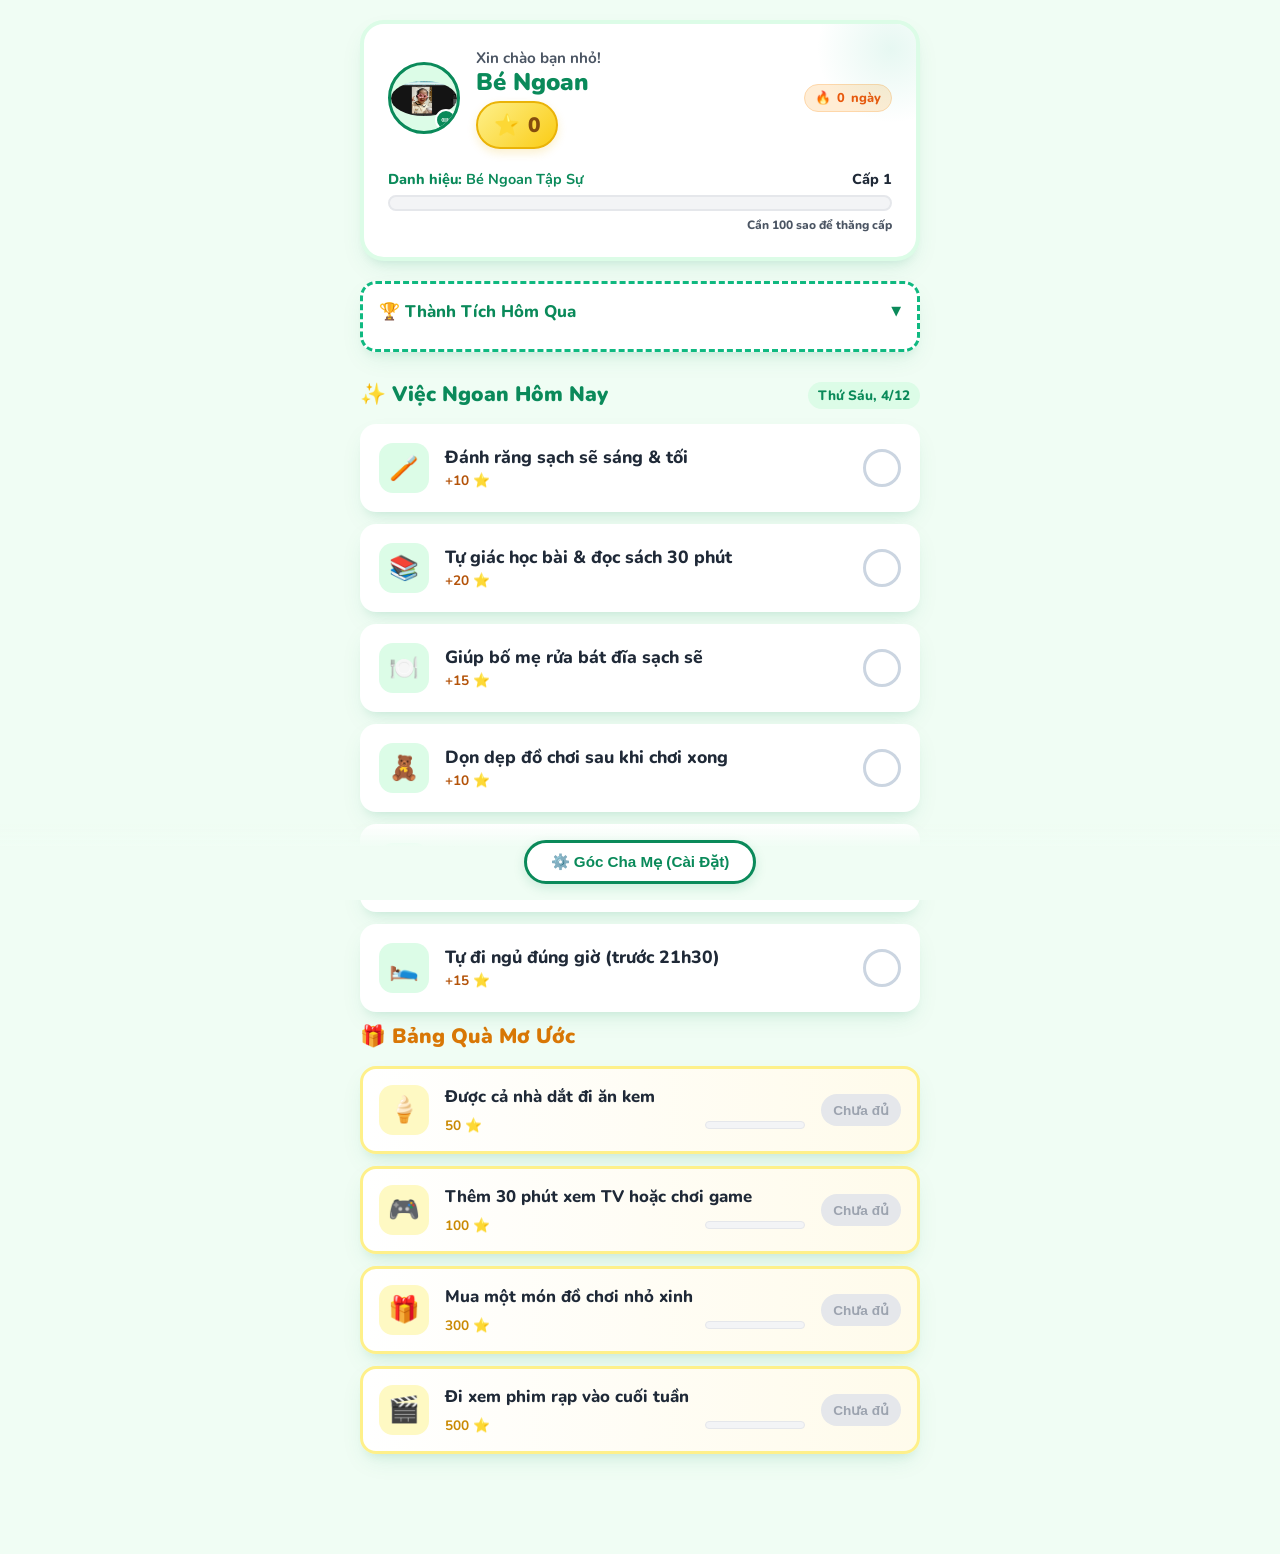
<file: backup-be-ngoan/index.html>
<!DOCTYPE html>
<html lang="vi">
<head>
  <meta charset="UTF-8">
  <meta name="viewport" content="width=device-width, initial-scale=1.0, maximum-scale=1.0, user-scalable=no">
  <title>Bé Ngoan Mỗi Ngày - Game Rèn Luyện Thói Quen Tự Giác</title>
  <meta name="description" content="Trò chơi theo dõi thói quen tốt hàng ngày giúp trẻ em rèn luyện thói quen tự giác, tích lũy sao thăng cấp và nhận các phần thưởng hấp dẫn từ cha mẹ.">
  
  <!-- PWA Meta Tags -->
  <meta name="theme-color" content="#0a8a5a">
  <meta name="apple-mobile-web-app-capable" content="yes">
  <meta name="apple-mobile-web-app-status-bar-style" content="black-translucent">
  <meta name="apple-mobile-web-app-title" content="Bé Ngoan">
  <link rel="apple-touch-icon" href="icon-512.png">
  <link rel="manifest" href="manifest.json">
  
  <!-- Styling -->
  <link rel="stylesheet" href="index.css">
</head>
<body>

  <!-- Confetti Canvas for celebration -->
  <canvas id="confetti-canvas"></canvas>

  <div class="container">
    
    <!-- PWA Install Guide Banner -->
    <div id="installBanner" class="install-banner">
      <div class="install-header">
        <img src="icon-192.png" alt="Icon Bé Ngoan" class="install-icon">
        <div class="install-title">
          <h3>Ghim Ra Màn Hình Điện Thoại</h3>
          <p>Tải ứng dụng về máy để chơi offline bất kỳ lúc nào!</p>
        </div>
      </div>
      <div id="installInstructions" class="install-body">
        <!-- Will be filled by JS: standard install button or iOS Safari guide -->
        Đang tải hướng dẫn...
      </div>
      <div class="install-actions">
        <button id="btnCloseBanner" class="btn-close-banner">Đóng</button>
        <button id="btnInstallApp" class="btn-install" style="display: none;">Cài Đặt Ngay</button>
      </div>
    </div>

    <!-- Header & Gamification Progress Card -->
    <header class="header-card">
      <div class="profile-section">
        <!-- Clickable avatar to edit -->
        <div class="avatar-container" id="btnChangeAvatar" title="Đổi ảnh đại diện">
          <div id="currentAvatar">
            <!-- Filled by JS with cute SVG -->
          </div>
          <span class="badge-edit-avatar">✏️</span>
        </div>
        
        <div class="stats-container">
          <p class="welcome-text">Xin chào bạn nhỏ!</p>
          <h1 class="kid-name" id="kidName">Bé Ngoan</h1>
          
          <div class="stars-badge" title="Số sao tích lũy được">
            <span class="star-icon">⭐</span>
            <span id="starCounter">0</span>
          </div>
        </div>

        <!-- Streak Badge -->
        <div class="streak-badge" id="streakBadge" title="Chuỗi ngày chăm chỉ">
          🔥 <span id="streakCounter">0</span> ngày
        </div>
      </div>

      <!-- Level & Progress Bar -->
      <div class="level-container">
        <div class="level-header">
          <span class="level-title">Danh hiệu: <strong id="levelTitle">Bé Ngoan Tập Sự</strong></span>
          <span class="level-number">Cấp <span id="levelNumber">1</span></span>
        </div>
        <div class="level-progress-bg">
          <div class="level-progress-bar" id="levelProgressBar"></div>
        </div>
        <div class="level-header" style="justify-content: flex-end; font-size: 0.75rem; color: var(--text-muted);">
          <span>Cần <span id="starsNeeded">100</span> sao để thăng cấp</span>
        </div>
      </div>
    </header>

    <!-- Yesterday's Achievements Collapsible Card -->
    <div id="yesterdayCard" class="yesterday-card" style="display: none;">
      <div class="yesterday-header" id="yesterdayHeader">
        <span class="yesterday-title">🏆 Thành Tích Hôm Qua</span>
        <span class="yesterday-toggle-icon">▼</span>
      </div>
      <div class="yesterday-body" id="yesterdayBody">
        <div id="yesterdayList"></div>
      </div>
    </div>

    <!-- Daily Habits Checklist Section -->
    <main>
      <section>
        <div style="display: flex; justify-content: space-between; align-items: center; margin-bottom: 12px;">
          <h2 class="section-title">✨ Việc Ngoan Hôm Nay</h2>
          <span style="font-size: 0.85rem; font-weight: 800; color: var(--primary); background: var(--primary-light); padding: 4px 10px; border-radius: 20px;" id="dateDisplay"></span>
        </div>
        <div class="habits-grid" id="habitsGrid">
          <!-- Populated by JS -->
        </div>
      </section>

      <!-- Dream Rewards Section -->
      <section class="rewards-section">
        <h2 class="section-title" style="color: #d97706;">🎁 Bảng Quà Mơ Ước</h2>
        <div id="rewardsGrid" class="habits-grid">
          <!-- Populated by JS -->
        </div>
      </section>
    </main>

  </div>

  <!-- Parent Trigger Button at bottom -->
  <div class="parent-trigger-container">
    <button id="btnParentArea" class="btn-parent-trigger">
      ⚙️ Góc Cha Mẹ (Cài Đặt)
    </button>
  </div>

  <!-- Security Verification Modal (Math Challenge) -->
  <div id="modalSecurity" class="modal-overlay">
    <div class="modal-content">
      <div class="modal-header">
        <h2 class="modal-title">🔐 Vùng Bảo Mật</h2>
        <button class="btn-close-modal" id="btnCloseSecurity">&times;</button>
      </div>
      <form id="securityForm" class="security-form" onsubmit="event.preventDefault();">
        <p class="security-question">Cha mẹ hãy giải phép tính dưới đây để truy cập:</p>
        <div class="math-expression" id="mathChallenge">5 + 7 = ?</div>
        <input type="number" id="securityAnswer" class="security-input" required placeholder="?">
        <button type="submit" class="btn-verify" id="btnVerifySecurity">Xác Nhận</button>
      </form>
    </div>
  </div>

  <!-- Parent Area Modal -->
  <div id="modalParentArea" class="modal-overlay">
    <div class="modal-content" style="max-width: 520px;">
      <div class="modal-header">
        <h2 class="modal-title">⚙️ Bảng Điều Khiển Của Cha Mẹ</h2>
        <button class="btn-close-modal" id="btnCloseParentArea">&times;</button>
      </div>
      
      <!-- Tabs -->
      <div class="parent-tabs">
        <button class="tab-btn active" data-tab="tabHabits">Thói Quen</button>
        <button class="tab-btn" data-tab="tabRewards">Phần Thưởng</button>
        <button class="tab-btn" data-tab="tabConfig">Thiết Lập</button>
      </div>

      <!-- Tab: Habits Management -->
      <div id="tabHabits" class="tab-pane active">
        <form id="formAddHabit" class="security-form" style="text-align: left; align-items: stretch; gap: 12px;">
          <h3 style="font-weight: 800; font-size: 1.05rem; color: var(--primary);">➕ Thêm Thói Quen Mới</h3>
          
          <div class="form-group">
            <label for="habitNameInput">Tên thói quen</label>
            <input type="text" id="habitNameInput" class="form-control" placeholder="Ví dụ: Rửa bát giúp mẹ" required>
          </div>
          
          <div class="row">
            <div class="col class-group">
              <label for="habitStarsInput">Số sao thưởng</label>
              <input type="number" id="habitStarsInput" class="form-control" min="5" max="100" value="10" required>
            </div>
            <div class="col class-group">
              <label>Icon minh họa</label>
              <input type="hidden" id="habitIconInput" value="⭐">
              <div class="icon-selector-grid" id="iconSelector">
                <!-- Filled by JS -->
              </div>
            </div>
          </div>
          
          <button type="submit" class="btn-submit">Thêm Vào Danh Sách</button>
        </form>

        <hr style="border: 0; border-top: 1px solid #e5e7eb; margin: 12px 0;">

        <h3 style="font-weight: 800; font-size: 1.05rem; color: var(--text-dark); margin-bottom: 8px;">📋 Quản Lý Danh Sách</h3>
        <div class="admin-list" id="adminHabitsList">
          <!-- Populated by JS -->
        </div>
      </div>

      <!-- Tab: Rewards Management -->
      <div id="tabRewards" class="tab-pane">
        <form id="formAddReward" class="security-form" style="text-align: left; align-items: stretch; gap: 12px;">
          <h3 style="font-weight: 800; font-size: 1.05rem; color: #ca8a04;">➕ Thêm Phần Thưởng Mơ Ước</h3>
          
          <div class="form-group">
            <label for="rewardNameInput">Tên phần thưởng</label>
            <input type="text" id="rewardNameInput" class="form-control" placeholder="Ví dụ: Được đi ăn kem cùng cả nhà" required>
          </div>
          
          <div class="row">
            <div class="col form-group">
              <label for="rewardStarsInput">Sao cần đổi</label>
              <input type="number" id="rewardStarsInput" class="form-control" min="10" max="2000" value="100" required>
            </div>
            <div class="col form-group">
              <label>Icon phần thưởng</label>
              <input type="hidden" id="rewardIconInput" value="🎁">
              <div class="icon-selector-grid" id="rewardIconSelector">
                <!-- Filled by JS -->
              </div>
            </div>
          </div>
          
          <button type="submit" class="btn-submit" style="background-color: #ca8a04;">Thêm Phần Thưởng</button>
        </form>

        <hr style="border: 0; border-top: 1px solid #e5e7eb; margin: 12px 0;">

        <h3 style="font-weight: 800; font-size: 1.05rem; color: var(--text-dark); margin-bottom: 8px;">📋 Quản Lý Quà</h3>
        <div class="admin-list" id="adminRewardsList">
          <!-- Populated by JS -->
        </div>
      </div>

      <!-- Tab: Configuration -->
      <div id="tabConfig" class="tab-pane">
        <div class="form-group">
          <label for="kidNameInput">Tên của bé</label>
          <input type="text" id="kidNameInput" class="form-control" value="Bé Ngoan">
        </div>
        
        <div class="form-group" style="flex-direction: row; align-items: center; justify-content: space-between; margin-top: 8px;">
          <label for="soundToggle" style="cursor: pointer;">🔊 Bật âm thanh chúc mừng</label>
          <input type="checkbox" id="soundToggle" checked style="width: 20px; height: 20px; accent-color: var(--primary);">
        </div>

        <div style="height: 10px;"></div>
        
        <h3 style="font-weight: 800; font-size: 1.05rem; color: #ef4444; margin-bottom: 8px;">⚠️ Vùng Nguy Hiểm</h3>
        <div class="config-buttons">
          <button id="btnResetStars" class="btn-danger">
            🔄 Đặt Lại Sao & Cấp Độ Về 0
          </button>
          <button id="btnResetAll" class="btn-danger" style="background-color: #fef2f2; border-color: #fca5a5;">
            💥 Xóa Tất Cả & Cài Lại Mặc Định
          </button>
        </div>
      </div>
    </div>
  </div>

  <!-- Avatar Change Modal -->
  <div id="modalAvatar" class="modal-overlay">
    <div class="modal-content" style="max-width: 400px;">
      <div class="modal-header">
        <h2 class="modal-title">🐯 Chọn Bạn Đồng Hành</h2>
        <button class="btn-close-modal" id="btnCloseAvatar">&times;</button>
      </div>
      <p style="font-size: 0.95rem; text-align: center; color: var(--text-muted); font-weight: 600;">
        Bé hãy chọn một con vật ngộ nghĩnh làm ảnh đại diện nhé!
      </p>
      <div class="avatar-selection-grid" id="avatarSelectionGrid">
        <!-- Filled by JS -->
      </div>
    </div>
  </div>

  <!-- JavaScript application logic -->
  <script src="app.js"></script>
</body>
</html>
</file>
<file: backup-be-ngoan/index.css>
/* Import Google Fonts - Nunito (Playful and rounded, perfect for children) */
@import url('https://fonts.googleapis.com/css2?family=Nunito:wght@400;600;700;800;900&display=swap');

:root {
  --primary: #0a8a5a;
  --primary-light: #dcfce7;
  --primary-hover: #08734b;
  --accent-star: #eab308;
  --accent-star-light: #fef9c3;
  --bg-page: #f0fdf4;
  --text-dark: #1f2937;
  --text-muted: #4b5563;
  --white: #ffffff;
  --card-shadow: 0 10px 25px -5px rgba(10, 138, 90, 0.1), 0 8px 10px -6px rgba(10, 138, 90, 0.1);
  --border-radius-lg: 24px;
  --border-radius-md: 16px;
  --font-kids: 'Nunito', system-ui, -apple-system, sans-serif;
}

* {
  box-sizing: border-box;
  margin: 0;
  padding: 0;
  -webkit-tap-highlight-color: transparent;
}

body {
  font-family: var(--font-kids);
  background-color: var(--bg-page);
  color: var(--text-dark);
  min-height: 100vh;
  display: flex;
  flex-direction: column;
  align-items: center;
  overflow-x: hidden;
  padding-bottom: 80px; /* Space for sticky parent button */
}

/* Base Container */
.container {
  width: 100%;
  max-width: 600px;
  padding: 20px;
  display: flex;
  flex-direction: column;
  gap: 20px;
}

/* PWA Install Banner */
.install-banner {
  background: linear-gradient(135deg, #0a8a5a 0%, #10b981 100%);
  color: var(--white);
  padding: 16px;
  border-radius: var(--border-radius-md);
  box-shadow: var(--card-shadow);
  display: none; /* Controlled by JS */
  flex-direction: column;
  gap: 12px;
  animation: slideDown 0.5s cubic-bezier(0.175, 0.885, 0.32, 1.275);
}

.install-header {
  display: flex;
  align-items: center;
  gap: 12px;
}

.install-icon {
  width: 48px;
  height: 48px;
  border-radius: 12px;
  background: var(--white);
  padding: 4px;
}

.install-title h3 {
  font-weight: 800;
  font-size: 1.1rem;
}

.install-title p {
  font-size: 0.85rem;
  opacity: 0.9;
}

.install-body {
  font-size: 0.9rem;
  line-height: 1.4;
  background: rgba(0, 0, 0, 0.15);
  padding: 10px;
  border-radius: 8px;
}

.install-actions {
  display: flex;
  gap: 8px;
  justify-content: flex-end;
}

.btn-install {
  background-color: var(--white);
  color: var(--primary);
  border: none;
  padding: 8px 16px;
  border-radius: 20px;
  font-weight: 800;
  font-size: 0.9rem;
  cursor: pointer;
  box-shadow: 0 4px 6px rgba(0, 0, 0, 0.1);
  transition: transform 0.2s;
}

.btn-install:active {
  transform: scale(0.95);
}

.btn-close-banner {
  background: transparent;
  color: var(--white);
  border: 1px solid rgba(255, 255, 255, 0.5);
  padding: 8px 16px;
  border-radius: 20px;
  font-weight: 700;
  font-size: 0.9rem;
  cursor: pointer;
}

/* Header & Gamification Card */
.header-card {
  background: var(--white);
  border-radius: var(--border-radius-lg);
  padding: 24px;
  box-shadow: var(--card-shadow);
  display: flex;
  flex-direction: column;
  gap: 16px;
  border: 4px solid var(--primary-light);
  position: relative;
  overflow: hidden;
}

.header-card::before {
  content: '';
  position: absolute;
  top: -50px;
  right: -50px;
  width: 150px;
  height: 150px;
  background: radial-gradient(circle, rgba(16, 185, 129, 0.1) 0%, transparent 70%);
  border-radius: 50%;
}

.profile-section {
  display: flex;
  align-items: center;
  gap: 16px;
}

.avatar-container {
  width: 72px;
  height: 72px;
  border-radius: 50%;
  background: var(--primary-light);
  border: 3px solid var(--primary);
  display: flex;
  align-items: center;
  justify-content: center;
  overflow: hidden;
  cursor: pointer;
  position: relative;
  transition: transform 0.3s cubic-bezier(0.175, 0.885, 0.32, 1.275);
}

.avatar-container:hover {
  transform: scale(1.08) rotate(5deg);
}

.avatar-container img, .avatar-container svg {
  width: 80%;
  height: 80%;
}

.badge-edit-avatar {
  position: absolute;
  bottom: 0;
  right: 0;
  background: var(--primary);
  color: var(--white);
  width: 22px;
  height: 22px;
  border-radius: 50%;
  display: flex;
  align-items: center;
  justify-content: center;
  font-size: 0.7rem;
  border: 2px solid var(--white);
}

.stats-container {
  flex-grow: 1;
}

.welcome-text {
  font-size: 0.95rem;
  color: var(--text-muted);
  font-weight: 700;
}

.kid-name {
  font-size: 1.5rem;
  font-weight: 900;
  color: var(--primary);
  line-height: 1.2;
}

.stars-badge {
  background: linear-gradient(135deg, #fef08a 0%, #facc15 100%);
  border: 2px solid #eab308;
  padding: 8px 16px;
  border-radius: 50px;
  display: flex;
  align-items: center;
  gap: 8px;
  font-weight: 900;
  font-size: 1.3rem;
  color: #854d0e;
  box-shadow: 0 4px 10px rgba(234, 179, 8, 0.2);
  width: fit-content;
  margin-top: 4px;
  animation: float 3s ease-in-out infinite;
}

.star-icon {
  animation: spin 6s linear infinite;
}

/* Level Progress */
.level-container {
  display: flex;
  flex-direction: column;
  gap: 6px;
  margin-top: 4px;
}

.level-header {
  display: flex;
  justify-content: space-between;
  align-items: center;
  font-size: 0.9rem;
  font-weight: 800;
}

.level-title {
  color: var(--primary);
}

.level-progress-bg {
  width: 100%;
  height: 16px;
  background: #f3f4f6;
  border-radius: 50px;
  overflow: hidden;
  border: 2px solid #e5e7eb;
}

.level-progress-bar {
  height: 100%;
  background: linear-gradient(90deg, #10b981 0%, #0a8a5a 100%);
  width: 0%; /* Dynamic */
  border-radius: 50px;
  transition: width 0.6s cubic-bezier(0.4, 0, 0.2, 1);
  position: relative;
}

.level-progress-bar::after {
  content: '';
  position: absolute;
  top: 0;
  left: 0;
  right: 0;
  bottom: 0;
  background: linear-gradient(
    90deg,
    rgba(255, 255, 255, 0) 0%,
    rgba(255, 255, 255, 0.4) 50%,
    rgba(255, 255, 255, 0) 100-percent
  );
  animation: shimmer 1.5s infinite;
}

/* Streak info */
.streak-badge {
  display: flex;
  align-items: center;
  gap: 6px;
  background: #ffedd5;
  color: #ea580c;
  padding: 4px 10px;
  border-radius: 20px;
  font-size: 0.8rem;
  font-weight: 800;
  border: 1px solid #fed7aa;
}

/* Habits Section */
.section-title {
  font-size: 1.3rem;
  font-weight: 900;
  color: var(--primary);
  display: flex;
  align-items: center;
  gap: 8px;
  margin-bottom: 4px;
}

.habits-grid {
  display: flex;
  flex-direction: column;
  gap: 12px;
}

.habit-card {
  background: var(--white);
  border-radius: var(--border-radius-md);
  padding: 16px;
  box-shadow: var(--card-shadow);
  display: flex;
  align-items: center;
  gap: 16px;
  border: 3px solid transparent;
  transition: all 0.3s cubic-bezier(0.175, 0.885, 0.32, 1.275);
  cursor: pointer;
  position: relative;
}

.habit-card:hover {
  transform: translateY(-4px);
  border-color: var(--primary-light);
}

.habit-card.completed {
  border-color: #86efac;
  background-color: #f0fdf4;
  transform: none;
}

.habit-card.completed .habit-title {
  text-decoration: line-through;
  color: var(--text-muted);
  opacity: 0.7;
}

.habit-icon-wrapper {
  width: 50px;
  height: 50px;
  border-radius: 14px;
  background: var(--primary-light);
  display: flex;
  align-items: center;
  justify-content: center;
  color: var(--primary);
  font-size: 1.5rem;
  flex-shrink: 0;
  transition: transform 0.3s;
}

.habit-card:hover .habit-icon-wrapper {
  transform: scale(1.1) rotate(-5deg);
}

.habit-card.completed .habit-icon-wrapper {
  background: #dcfce7;
  color: #16a34a;
}

.habit-info {
  flex-grow: 1;
  display: flex;
  flex-direction: column;
  gap: 2px;
}

.habit-title {
  font-weight: 800;
  font-size: 1.1rem;
  color: var(--text-dark);
  transition: all 0.2s;
}

.habit-reward {
  font-weight: 700;
  font-size: 0.85rem;
  color: #b45309;
  display: flex;
  align-items: center;
  gap: 4px;
}

/* Checkbox design */
.checkbox-container {
  display: flex;
  align-items: center;
  justify-content: center;
  width: 38px;
  height: 38px;
  border-radius: 50%;
  border: 3px solid #cbd5e1;
  background: var(--white);
  transition: all 0.2s cubic-bezier(0.175, 0.885, 0.32, 1.275);
  position: relative;
}

.habit-card:hover .checkbox-container {
  border-color: var(--primary);
}

.checkbox-container::after {
  content: '✓';
  color: var(--white);
  font-weight: 900;
  font-size: 1.2rem;
  opacity: 0;
  transform: scale(0.3);
  transition: all 0.2s cubic-bezier(0.175, 0.885, 0.32, 1.275);
}

.habit-card.completed .checkbox-container {
  background: #22c55e;
  border-color: #22c55e;
  box-shadow: 0 4px 10px rgba(34, 197, 94, 0.3);
  animation: pop 0.4s ease;
}

.habit-card.completed .checkbox-container::after {
  opacity: 1;
  transform: scale(1);
}

/* Dream Rewards Area */
.rewards-section {
  display: flex;
  flex-direction: column;
  gap: 12px;
  margin-top: 10px;
}

.reward-card {
  background: var(--white);
  border-radius: var(--border-radius-md);
  padding: 16px;
  box-shadow: var(--card-shadow);
  display: flex;
  align-items: center;
  gap: 16px;
  border: 3px solid #fef08a;
  background: linear-gradient(to right, #ffffff, #fffbeb);
  transition: transform 0.2s;
}

.reward-card:hover {
  transform: translateY(-2px);
}

.reward-icon-wrapper {
  width: 50px;
  height: 50px;
  border-radius: 14px;
  background: #fef9c3;
  display: flex;
  align-items: center;
  justify-content: center;
  color: #ca8a04;
  font-size: 1.6rem;
  flex-shrink: 0;
}

.reward-info {
  flex-grow: 1;
  display: flex;
  flex-direction: column;
  gap: 4px;
}

.reward-title {
  font-weight: 800;
  font-size: 1.05rem;
}

.reward-cost {
  font-weight: 700;
  font-size: 0.85rem;
  color: #ca8a04;
  display: flex;
  align-items: center;
  gap: 4px;
}

.reward-progress-bg {
  width: 100px;
  height: 8px;
  background: #f3f4f6;
  border-radius: 10px;
  overflow: hidden;
  border: 1px solid #e5e7eb;
}

.reward-progress-bar {
  height: 100%;
  background: #ca8a04;
  width: 0%;
}

.btn-redeem {
  background-color: var(--accent-star);
  color: #854d0e;
  border: none;
  padding: 8px 12px;
  border-radius: 20px;
  font-weight: 800;
  font-size: 0.85rem;
  cursor: pointer;
  transition: all 0.2s;
  box-shadow: 0 4px 6px rgba(234, 179, 8, 0.2);
}

.btn-redeem:hover:not(:disabled) {
  background-color: #facc15;
  transform: translateY(-2px);
}

.btn-redeem:active:not(:disabled) {
  transform: translateY(0);
}

.btn-redeem:disabled {
  background-color: #e5e7eb;
  color: #9ca3af;
  box-shadow: none;
  cursor: not-allowed;
}

/* Parent Footer Button */
.parent-trigger-container {
  position: fixed;
  bottom: 0;
  left: 0;
  right: 0;
  background: linear-gradient(to top, rgba(240, 253, 244, 1) 70%, rgba(240, 253, 244, 0) 100%);
  padding: 16px;
  display: flex;
  justify-content: center;
  z-index: 10;
}

.btn-parent-trigger {
  background-color: var(--white);
  color: var(--primary);
  border: 3px solid var(--primary);
  padding: 10px 24px;
  border-radius: 50px;
  font-weight: 800;
  font-size: 0.95rem;
  cursor: pointer;
  box-shadow: 0 4px 12px rgba(10, 138, 90, 0.15);
  display: flex;
  align-items: center;
  gap: 8px;
  transition: all 0.2s cubic-bezier(0.175, 0.885, 0.32, 1.275);
}

.btn-parent-trigger:hover {
  background-color: var(--primary-light);
  transform: scale(1.05);
}

/* Modals */
.modal-overlay {
  position: fixed;
  top: 0;
  left: 0;
  right: 0;
  bottom: 0;
  background-color: rgba(15, 23, 42, 0.6);
  backdrop-filter: blur(4px);
  display: none; /* Controlled by JS */
  align-items: center;
  justify-content: center;
  padding: 20px;
  z-index: 100;
}

.modal-content {
  background: var(--white);
  border-radius: var(--border-radius-lg);
  width: 100%;
  max-width: 480px;
  padding: 24px;
  box-shadow: 0 20px 25px -5px rgba(0, 0, 0, 0.2);
  border: 4px solid var(--primary-light);
  animation: popIn 0.3s cubic-bezier(0.175, 0.885, 0.32, 1.275);
  max-height: 90vh;
  overflow-y: auto;
}

.modal-header {
  display: flex;
  justify-content: space-between;
  align-items: center;
  margin-bottom: 20px;
}

.modal-title {
  font-size: 1.3rem;
  font-weight: 900;
  color: var(--primary);
  display: flex;
  align-items: center;
  gap: 8px;
}

.btn-close-modal {
  background: transparent;
  border: none;
  font-size: 1.5rem;
  font-weight: 800;
  color: var(--text-muted);
  cursor: pointer;
  padding: 4px;
}

.btn-close-modal:hover {
  color: var(--text-dark);
}

/* Security Verification (Math Challenge) */
.security-form {
  display: flex;
  flex-direction: column;
  gap: 16px;
  align-items: center;
  text-align: center;
}

.security-question {
  font-size: 1.15rem;
  font-weight: 800;
  color: var(--text-dark);
}

.math-expression {
  font-size: 2rem;
  font-weight: 900;
  color: var(--primary);
  background: var(--primary-light);
  padding: 8px 24px;
  border-radius: 16px;
  margin: 8px 0;
  letter-spacing: 2px;
}

.security-input {
  width: 100px;
  text-align: center;
  font-size: 1.5rem;
  font-weight: 900;
  padding: 8px;
  border: 3px solid #cbd5e1;
  border-radius: 12px;
  color: var(--text-dark);
}

.security-input:focus {
  outline: none;
  border-color: var(--primary);
}

.btn-verify {
  width: 100%;
  background-color: var(--primary);
  color: var(--white);
  border: none;
  padding: 12px;
  border-radius: 50px;
  font-size: 1rem;
  font-weight: 800;
  cursor: pointer;
}

.btn-verify:hover {
  background-color: var(--primary-hover);
}

/* Parent Panel Layout */
.parent-tabs {
  display: flex;
  border-bottom: 2px solid #e5e7eb;
  margin-bottom: 16px;
}

.tab-btn {
  flex: 1;
  background: transparent;
  border: none;
  padding: 10px;
  font-weight: 800;
  color: var(--text-muted);
  cursor: pointer;
  border-bottom: 3px solid transparent;
  font-size: 0.95rem;
}

.tab-btn.active {
  color: var(--primary);
  border-bottom-color: var(--primary);
}

.tab-pane {
  display: none;
  flex-direction: column;
  gap: 16px;
}

.tab-pane.active {
  display: flex;
}

/* Form Styles */
.form-group {
  display: flex;
  flex-direction: column;
  gap: 6px;
}

.form-group label {
  font-weight: 800;
  font-size: 0.9rem;
  color: var(--text-dark);
}

.form-control {
  padding: 10px 14px;
  border: 2px solid #e5e7eb;
  border-radius: 12px;
  font-family: var(--font-kids);
  font-size: 0.95rem;
}

.form-control:focus {
  outline: none;
  border-color: var(--primary);
}

.row {
  display: flex;
  gap: 12px;
}

.col {
  flex: 1;
}

.icon-selector-grid {
  display: grid;
  grid-template-columns: repeat(5, 1fr);
  gap: 8px;
  margin-top: 4px;
}

.icon-option {
  border: 2px solid #e5e7eb;
  border-radius: 10px;
  padding: 8px;
  display: flex;
  align-items: center;
  justify-content: center;
  font-size: 1.3rem;
  cursor: pointer;
  transition: all 0.2s;
  background: #f9fafb;
}

.icon-option:hover {
  border-color: var(--primary-light);
}

.icon-option.selected {
  border-color: var(--primary);
  background: var(--primary-light);
  transform: scale(1.05);
}

.btn-submit {
  background-color: var(--primary);
  color: var(--white);
  border: none;
  padding: 12px;
  border-radius: 50px;
  font-weight: 800;
  cursor: pointer;
  transition: background-color 0.2s;
  font-size: 0.95rem;
}

.btn-submit:hover {
  background-color: var(--primary-hover);
}

/* Admin lists */
.admin-list {
  display: flex;
  flex-direction: column;
  gap: 8px;
  max-height: 240px;
  overflow-y: auto;
  padding-right: 4px;
}

.admin-list-item {
  display: flex;
  justify-content: space-between;
  align-items: center;
  padding: 8px 12px;
  background: #f9fafb;
  border-radius: 10px;
  border: 1px solid #e5e7eb;
}

.admin-item-info {
  display: flex;
  align-items: center;
  gap: 8px;
  font-weight: 700;
  font-size: 0.9rem;
}

.btn-delete-item {
  background: transparent;
  border: none;
  color: #ef4444;
  cursor: pointer;
  font-size: 1.1rem;
  padding: 4px;
  border-radius: 6px;
}

.btn-delete-item:hover {
  background: #fee2e2;
}

/* System Configs */
.config-buttons {
  display: flex;
  flex-direction: column;
  gap: 10px;
}

.btn-danger {
  background-color: #fee2e2;
  color: #ef4444;
  border: 2px dashed #f87171;
  padding: 12px;
  border-radius: 12px;
  font-weight: 800;
  cursor: pointer;
  transition: all 0.2s;
}

.btn-danger:hover {
  background-color: #fca5a5;
  color: #7f1d1d;
}

/* Confetti Overlay */
#confetti-canvas {
  position: fixed;
  top: 0;
  left: 0;
  width: 100%;
  height: 100%;
  pointer-events: none;
  z-index: 999;
}

/* Floating animation */
@keyframes float {
  0% { transform: translateY(0px) rotate(0deg); }
  50% { transform: translateY(-6px) rotate(-1deg); }
  100% { transform: translateY(0px) rotate(0deg); }
}

@keyframes spin {
  0% { transform: rotate(0deg); }
  100% { transform: rotate(360deg); }
}

/* Popup animations */
@keyframes pop {
  0% { transform: scale(1); }
  50% { transform: scale(1.2); }
  100% { transform: scale(1); }
}

@keyframes popIn {
  0% { transform: scale(0.85); opacity: 0; }
  70% { transform: scale(1.02); opacity: 0.9; }
  100% { transform: scale(1); opacity: 1; }
}

@keyframes slideDown {
  0% { transform: translateY(-50px); opacity: 0; }
  100% { transform: translateY(0); opacity: 1; }
}

@keyframes shimmer {
  0% { transform: translateX(-100%); }
  100% { transform: translateX(100%); }
}

/* Custom Scrollbar for admin lists */
.admin-list::-webkit-scrollbar {
  width: 6px;
}
.admin-list::-webkit-scrollbar-track {
  background: #f1f1f1;
  border-radius: 10px;
}
.admin-list::-webkit-scrollbar-thumb {
  background: #cbd5e1;
  border-radius: 10px;
}
.admin-list::-webkit-scrollbar-thumb:hover {
  background: #94a3b8;
}

/* Avatar Selection Grid in Modal */
.avatar-selection-grid {
  display: grid;
  grid-template-columns: repeat(4, 1fr);
  gap: 12px;
  margin-top: 10px;
}

.avatar-option {
  border: 3px solid #e5e7eb;
  border-radius: 50%;
  aspect-ratio: 1;
  display: flex;
  align-items: center;
  justify-content: center;
  cursor: pointer;
  transition: all 0.2s;
  background: #f9fafb;
  padding: 8px;
}

.avatar-option:hover {
  transform: scale(1.08);
  border-color: var(--primary-light);
}

.avatar-option.selected {
  border-color: var(--primary);
  background: var(--primary-light);
}

.avatar-option svg {
  width: 80%;
  height: 80%;
}

/* Yesterday's Achievements Collapsible Card */
.yesterday-card {
  background: var(--white);
  border-radius: var(--border-radius-md);
  padding: 16px;
  box-shadow: var(--card-shadow);
  border: 3px dashed #10b981;
  display: flex;
  flex-direction: column;
  gap: 10px;
  cursor: pointer;
  transition: all 0.2s ease;
  margin-bottom: 8px;
}

.yesterday-card:hover {
  transform: translateY(-2px);
}

.yesterday-header {
  display: flex;
  justify-content: space-between;
  align-items: center;
  font-weight: 800;
  font-size: 1.05rem;
  color: var(--primary);
}

.yesterday-toggle-icon {
  font-size: 0.8rem;
  transition: transform 0.2s ease;
}

.yesterday-card.expanded .yesterday-toggle-icon {
  transform: rotate(180deg);
}

.yesterday-body {
  max-height: 0;
  overflow: hidden;
  transition: max-height 0.3s cubic-bezier(0.4, 0, 0.2, 1);
  display: flex;
  flex-direction: column;
  gap: 8px;
}

.yesterday-card.expanded .yesterday-body {
  max-height: 300px;
  overflow-y: auto;
  margin-top: 6px;
}

.yesterday-item {
  display: flex;
  align-items: center;
  gap: 12px;
  background: #f0fdf4;
  padding: 10px 14px;
  border-radius: 12px;
  font-size: 0.95rem;
  font-weight: 700;
  border: 1.5px solid var(--primary-light);
}

.yesterday-item-icon {
  font-size: 1.3rem;
}

.yesterday-item-text {
  flex-grow: 1;
  color: var(--text-dark);
}

.yesterday-item-stars {
  color: #b45309;
  font-weight: 800;
}

.yesterday-empty {
  text-align: center;
  font-style: italic;
  color: var(--text-muted);
  font-size: 0.95rem;
  padding: 12px 0;
  line-height: 1.4;
}
</file>
